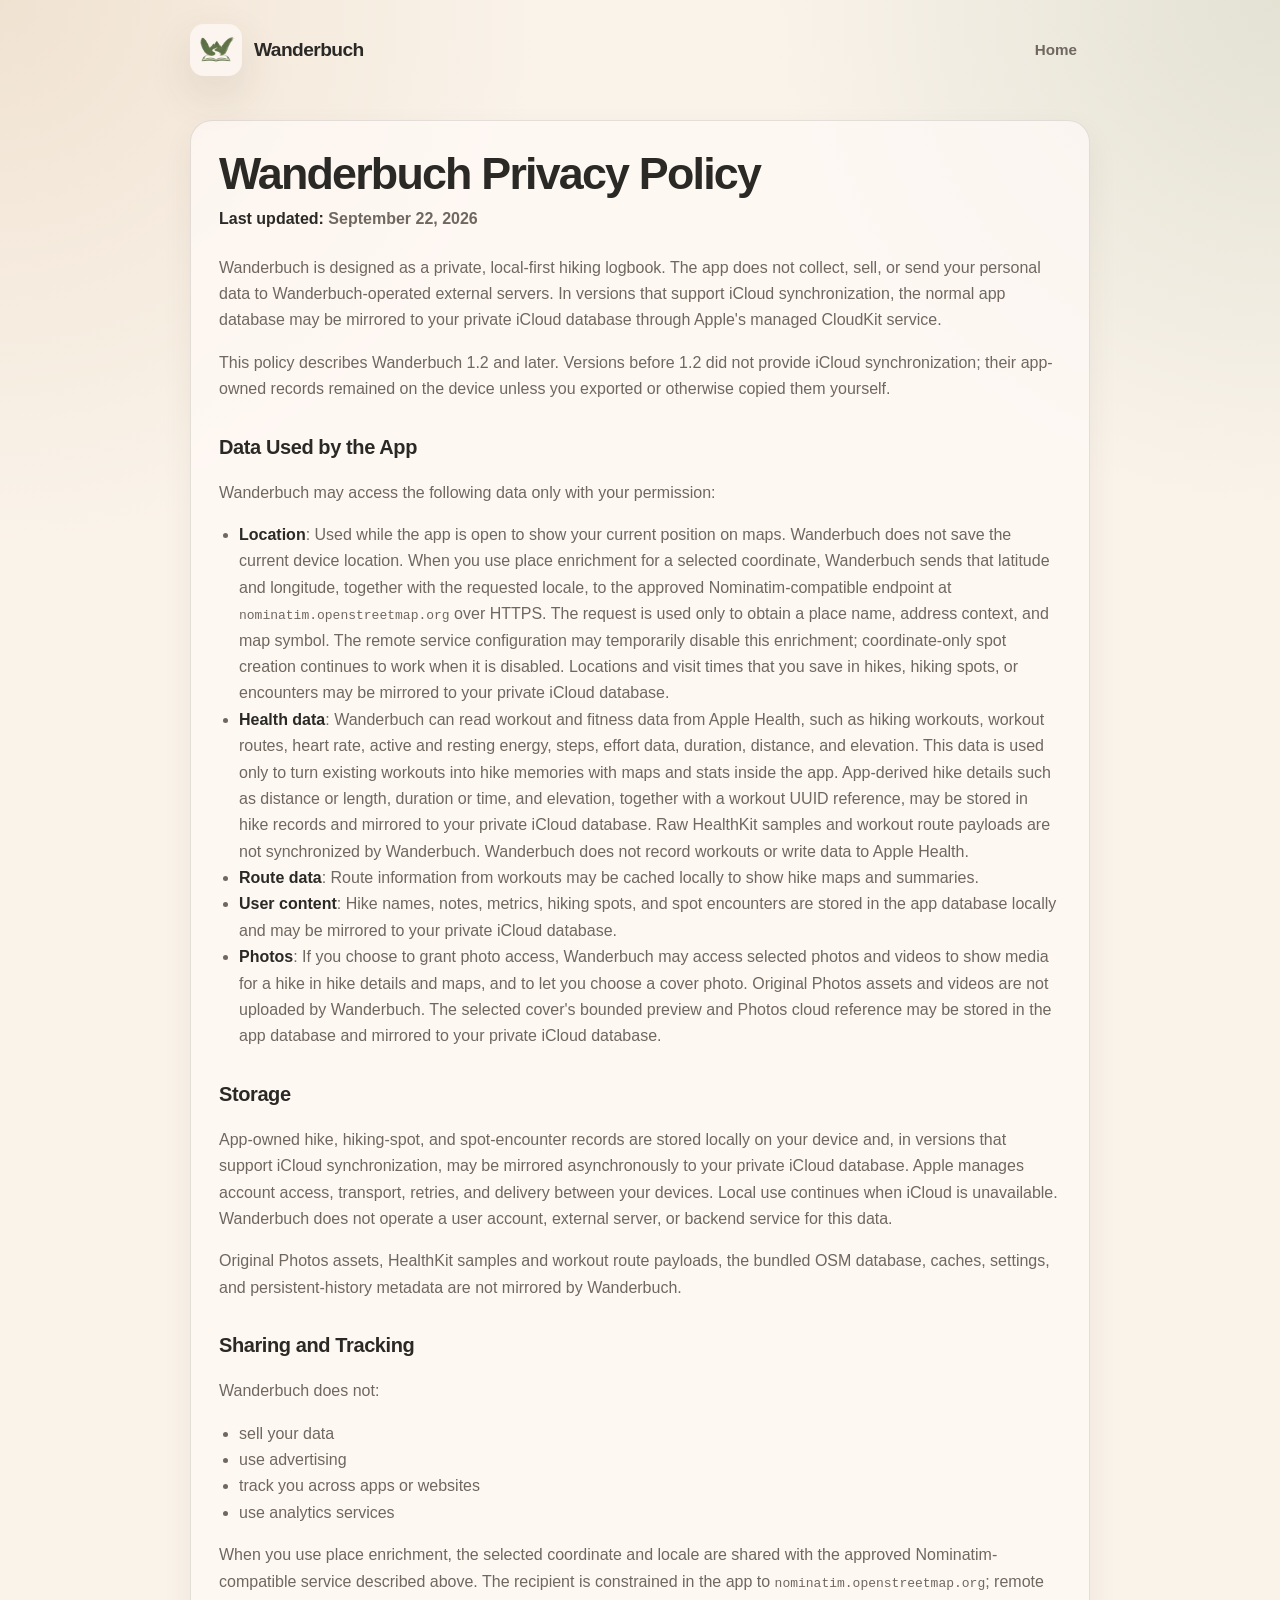
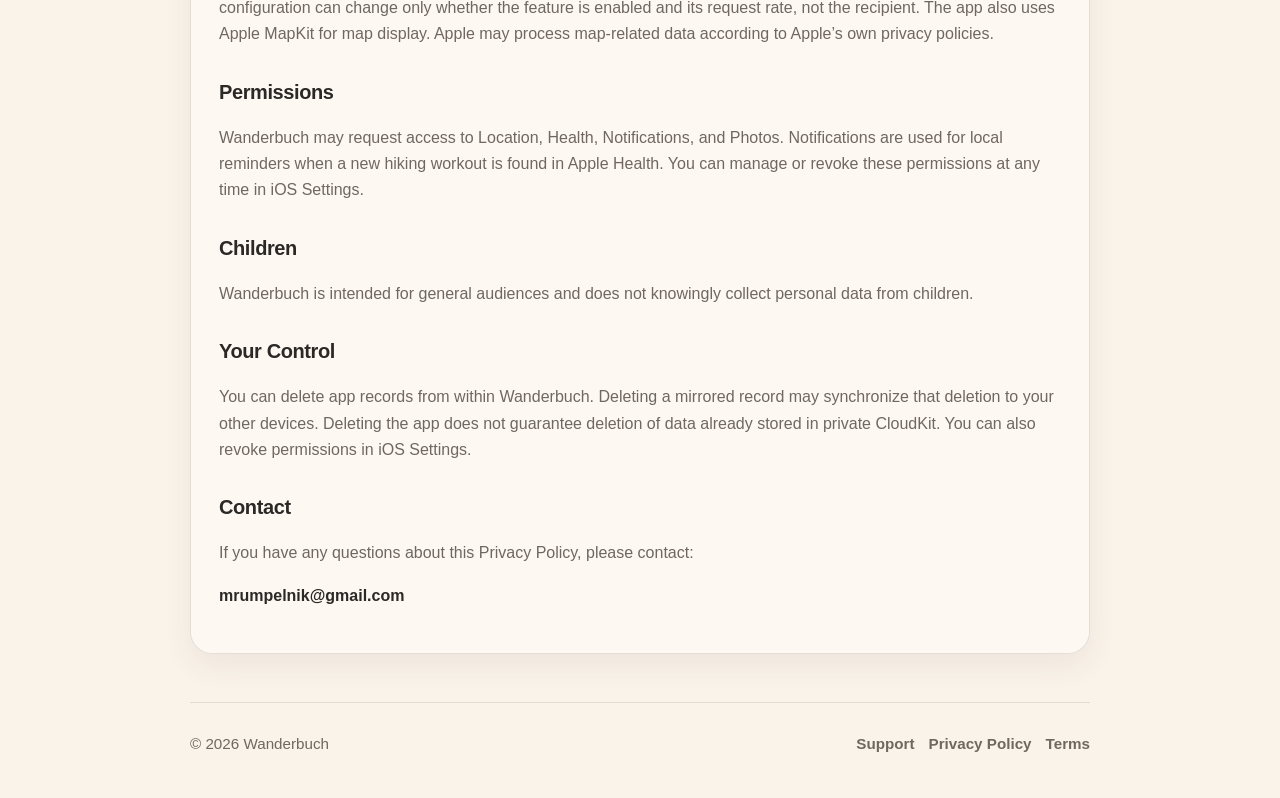
<file: privacy.html>
<!doctype html>
<html lang="en">
<head>
  <meta charset="utf-8" />
  <meta name="viewport" content="width=device-width, initial-scale=1" />
  <title>Wanderbuch Privacy Policy</title>
  <meta name="description" content="Wanderbuch Privacy Policy" />
  <meta name="theme-color" content="#FAF3EA" />
  <link rel="icon" type="image/png" href="assets/wb_logo.png" />
  <link rel="stylesheet" href="assets/shared.css" />
  <link rel="stylesheet" href="assets/legal.css" />
</head>
<body>
  <div class="page">
    <header>
      <a class="brand" href="index.html" aria-label="Wanderbuch home">
        <span class="brand-icon">
          <img src="assets/wb_logo.png" alt="Wanderbuch app icon" />
        </span>
        <span class="brand-name">Wanderbuch</span>
      </a>
      <nav aria-label="Main navigation">
        <a href="index.html">Home</a>
      </nav>
    </header>
    <main>
      <article>
        <h1>Wanderbuch Privacy Policy</h1>
        <p class="meta"><strong>Last updated:</strong> September 22, 2026</p>

        <p>Wanderbuch is designed as a private, local-first hiking logbook. The app does not collect, sell, or send your personal data to Wanderbuch-operated external servers. In versions that support iCloud synchronization, the normal app database may be mirrored to your private iCloud database through Apple's managed CloudKit service.</p>
        <p>This policy describes Wanderbuch 1.2 and later. Versions before 1.2 did not provide iCloud synchronization; their app-owned records remained on the device unless you exported or otherwise copied them yourself.</p>

        <h2>Data Used by the App</h2>
        <p>Wanderbuch may access the following data only with your permission:</p>
        <ul>
          <li><strong>Location</strong>: Used while the app is open to show your current position on maps. Wanderbuch does not save the current device location. When you use place enrichment for a selected coordinate, Wanderbuch sends that latitude and longitude, together with the requested locale, to the approved Nominatim-compatible endpoint at <code>nominatim.openstreetmap.org</code> over HTTPS. The request is used only to obtain a place name, address context, and map symbol. The remote service configuration may temporarily disable this enrichment; coordinate-only spot creation continues to work when it is disabled. Locations and visit times that you save in hikes, hiking spots, or encounters may be mirrored to your private iCloud database.</li>
          <li><strong>Health data</strong>: Wanderbuch can read workout and fitness data from Apple Health, such as hiking workouts, workout routes, heart rate, active and resting energy, steps, effort data, duration, distance, and elevation. This data is used only to turn existing workouts into hike memories with maps and stats inside the app. App-derived hike details such as distance or length, duration or time, and elevation, together with a workout UUID reference, may be stored in hike records and mirrored to your private iCloud database. Raw HealthKit samples and workout route payloads are not synchronized by Wanderbuch. Wanderbuch does not record workouts or write data to Apple Health.</li>
          <li><strong>Route data</strong>: Route information from workouts may be cached locally to show hike maps and summaries.</li>
          <li><strong>User content</strong>: Hike names, notes, metrics, hiking spots, and spot encounters are stored in the app database locally and may be mirrored to your private iCloud database.</li>
          <li><strong>Photos</strong>: If you choose to grant photo access, Wanderbuch may access selected photos and videos to show media for a hike in hike details and maps, and to let you choose a cover photo. Original Photos assets and videos are not uploaded by Wanderbuch. The selected cover's bounded preview and Photos cloud reference may be stored in the app database and mirrored to your private iCloud database.</li>
        </ul>

        <h2>Storage</h2>
        <p>App-owned hike, hiking-spot, and spot-encounter records are stored locally on your device and, in versions that support iCloud synchronization, may be mirrored asynchronously to your private iCloud database. Apple manages account access, transport, retries, and delivery between your devices. Local use continues when iCloud is unavailable. Wanderbuch does not operate a user account, external server, or backend service for this data.</p>
        <p>Original Photos assets, HealthKit samples and workout route payloads, the bundled OSM database, caches, settings, and persistent-history metadata are not mirrored by Wanderbuch.</p>

        <h2>Sharing and Tracking</h2>
        <p>Wanderbuch does not:</p>
        <ul>
          <li>sell your data</li>
          <li>use advertising</li>
          <li>track you across apps or websites</li>
          <li>use analytics services</li>
        </ul>
        <p>When you use place enrichment, the selected coordinate and locale are shared with the approved Nominatim-compatible service described above. The recipient is constrained in the app to <code>nominatim.openstreetmap.org</code>; remote configuration can change only whether the feature is enabled and its request rate, not the recipient. The app also uses Apple MapKit for map display. Apple may process map-related data according to Apple&rsquo;s own privacy policies.</p>

        <h2>Permissions</h2>
        <p>Wanderbuch may request access to Location, Health, Notifications, and Photos. Notifications are used for local reminders when a new hiking workout is found in Apple Health. You can manage or revoke these permissions at any time in iOS Settings.</p>

        <h2>Children</h2>
        <p>Wanderbuch is intended for general audiences and does not knowingly collect personal data from children.</p>

        <h2>Your Control</h2>
        <p>You can delete app records from within Wanderbuch. Deleting a mirrored record may synchronize that deletion to your other devices. Deleting the app does not guarantee deletion of data already stored in private CloudKit. You can also revoke permissions in iOS Settings.</p>

        <h2>Contact</h2>
        <p>If you have any questions about this Privacy Policy, please contact:</p>
        <p><strong>mrumpelnik@gmail.com</strong></p>
      </article>
    </main>
    <footer>
      <span>© 2026 Wanderbuch</span>
      <div class="footer-links">
        <a href="support.html">Support</a>
        <a href="privacy.html">Privacy Policy</a>
        <a href="terms.html">Terms</a>
      </div>
    </footer>
  </div>
</body>
</html>
</file>
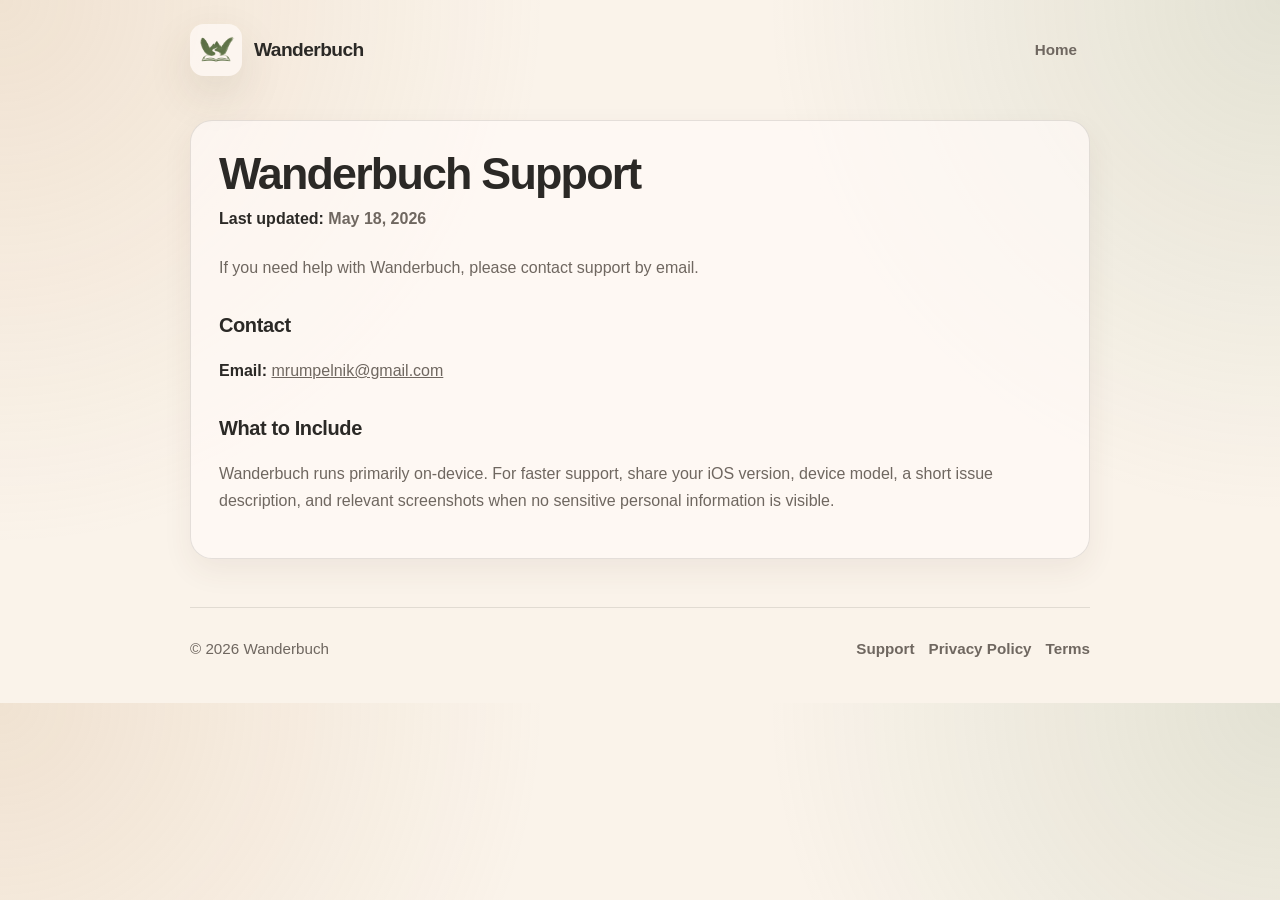
<file: support.html>
<!doctype html>
<html lang="en">
<head>
  <meta charset="utf-8" />
  <meta name="viewport" content="width=device-width, initial-scale=1" />
  <title>Wanderbuch Support</title>
  <meta name="description" content="Wanderbuch support and contact information." />
  <meta name="theme-color" content="#FAF3EA" />
  <link rel="icon" type="image/png" href="assets/wb_logo.png" />
  <link rel="stylesheet" href="assets/shared.css" />
  <link rel="stylesheet" href="assets/legal.css" />
</head>
<body>
  <div class="page">
    <header>
      <a class="brand" href="index.html" aria-label="Wanderbuch home">
        <span class="brand-icon">
          <img src="assets/wb_logo.png" alt="Wanderbuch app icon" />
        </span>
        <span class="brand-name">Wanderbuch</span>
      </a>
      <nav aria-label="Main navigation">
        <a href="index.html">Home</a>
      </nav>
    </header>

    <main>
      <article>
        <h1>Wanderbuch Support</h1>
        <p class="meta"><strong>Last updated:</strong> May 18, 2026</p>

        <p>If you need help with Wanderbuch, please contact support by email.</p>

        <h2>Contact</h2>
        <p><strong>Email:</strong> <a href="mailto:mrumpelnik@gmail.com">mrumpelnik@gmail.com</a></p>

        <h2>What to Include</h2>
        <p>Wanderbuch runs primarily on-device. For faster support, share your iOS version, device model, a short issue description, and relevant screenshots when no sensitive personal information is visible.</p>
      </article>
    </main>

    <footer>
      <span>© 2026 Wanderbuch</span>
      <div class="footer-links">
        <a href="support.html">Support</a>
        <a href="privacy.html">Privacy Policy</a>
        <a href="terms.html">Terms</a>
      </div>
    </footer>
  </div>
</body>
</html>
</file>
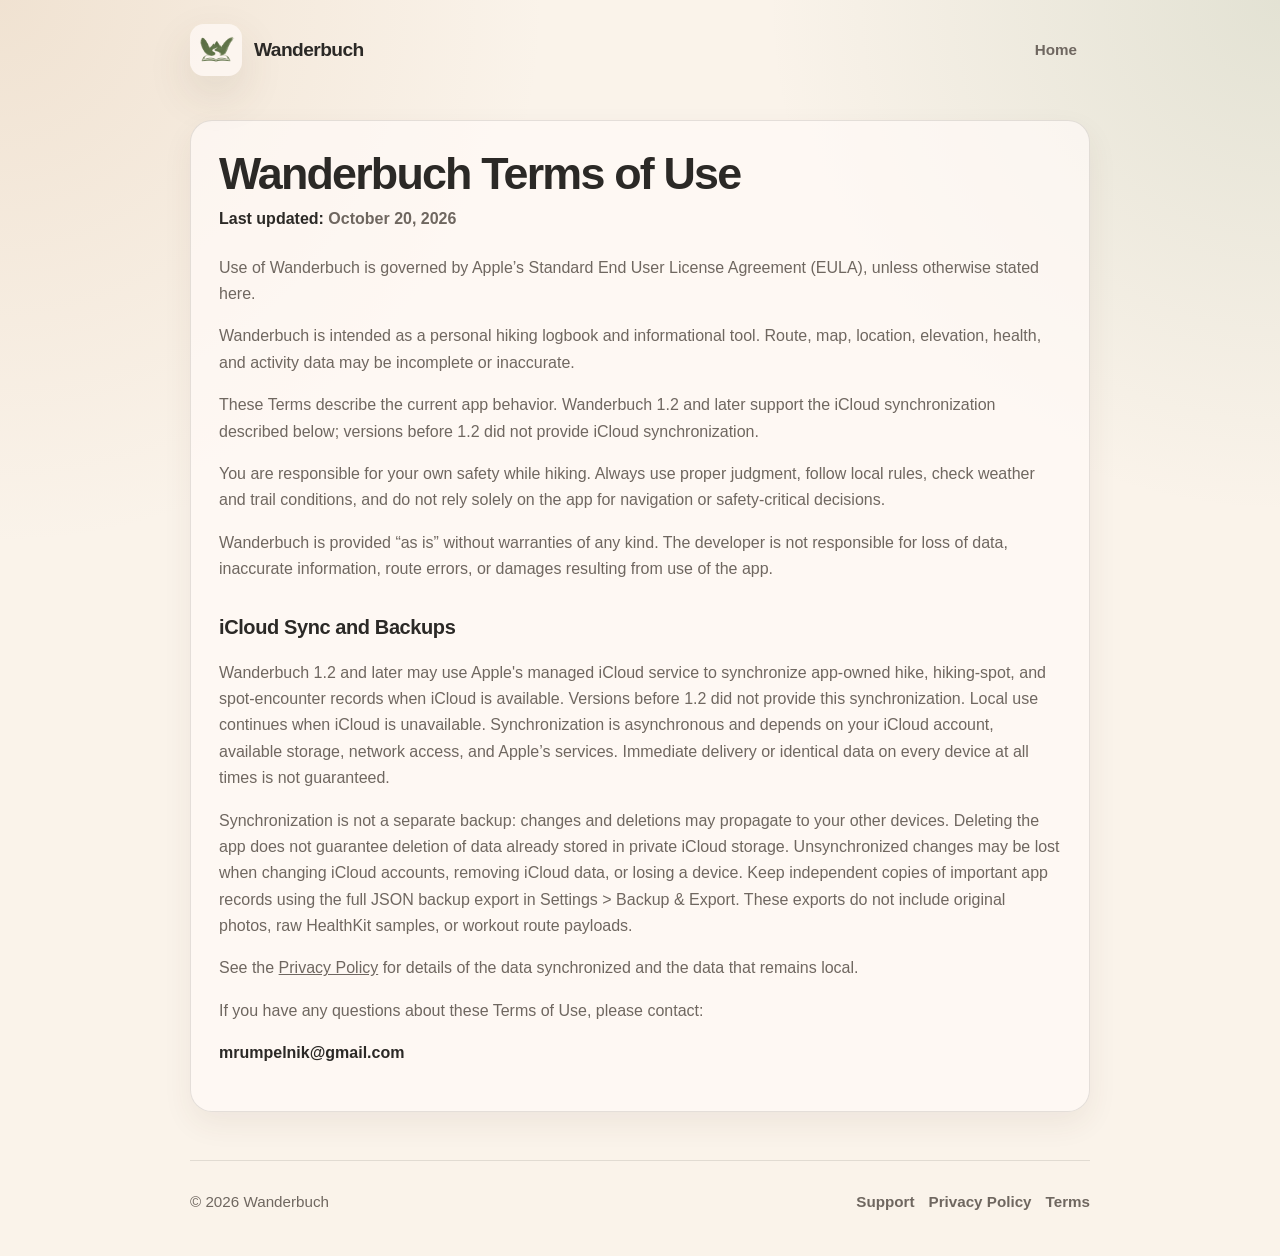
<file: terms.html>
<!doctype html>
<html lang="en">
<head>
  <meta charset="utf-8" />
  <meta name="viewport" content="width=device-width, initial-scale=1" />
  <title>Wanderbuch Terms of Use</title>
  <meta name="description" content="Wanderbuch Terms of Use" />
  <meta name="theme-color" content="#FAF3EA" />
  <link rel="icon" type="image/png" href="assets/wb_logo.png" />
  <link rel="stylesheet" href="assets/shared.css" />
  <link rel="stylesheet" href="assets/legal.css" />
</head>
<body>
  <div class="page">
    <header>
      <a class="brand" href="index.html" aria-label="Wanderbuch home">
        <span class="brand-icon">
          <img src="assets/wb_logo.png" alt="Wanderbuch app icon" />
        </span>
        <span class="brand-name">Wanderbuch</span>
      </a>
      <nav aria-label="Main navigation">
        <a href="index.html">Home</a>
      </nav>
    </header>
    <main>
      <article>
        <h1>Wanderbuch Terms of Use</h1>
        <p class="meta"><strong>Last updated:</strong> October 20, 2026</p>
        <p>Use of Wanderbuch is governed by Apple’s Standard End User License Agreement (EULA), unless otherwise stated here.</p>
        <p>Wanderbuch is intended as a personal hiking logbook and informational tool. Route, map, location, elevation, health, and activity data may be incomplete or inaccurate.</p>
        <p>These Terms describe the current app behavior. Wanderbuch 1.2 and later support the iCloud synchronization described below; versions before 1.2 did not provide iCloud synchronization.</p>
        <p>You are responsible for your own safety while hiking. Always use proper judgment, follow local rules, check weather and trail conditions, and do not rely solely on the app for navigation or safety-critical decisions.</p>
        <p>Wanderbuch is provided “as is” without warranties of any kind. The developer is not responsible for loss of data, inaccurate information, route errors, or damages resulting from use of the app.</p>
        <h2>iCloud Sync and Backups</h2>
        <p>Wanderbuch 1.2 and later may use Apple's managed iCloud service to synchronize app-owned hike, hiking-spot, and spot-encounter records when iCloud is available. Versions before 1.2 did not provide this synchronization. Local use continues when iCloud is unavailable. Synchronization is asynchronous and depends on your iCloud account, available storage, network access, and Apple&rsquo;s services. Immediate delivery or identical data on every device at all times is not guaranteed.</p>
        <p>Synchronization is not a separate backup: changes and deletions may propagate to your other devices. Deleting the app does not guarantee deletion of data already stored in private iCloud storage. Unsynchronized changes may be lost when changing iCloud accounts, removing iCloud data, or losing a device. Keep independent copies of important app records using the full JSON backup export in Settings &gt; Backup &amp; Export. These exports do not include original photos, raw HealthKit samples, or workout route payloads.</p>
        <p>See the <a href="privacy.html">Privacy Policy</a> for details of the data synchronized and the data that remains local.</p>
        <p>If you have any questions about these Terms of Use, please contact:</p>
        <p><strong>mrumpelnik@gmail.com</strong></p>
      </article>
    </main>
    <footer>
      <span>© 2026 Wanderbuch</span>
      <div class="footer-links">
        <a href="support.html">Support</a>
        <a href="privacy.html">Privacy Policy</a>
        <a href="terms.html">Terms</a>
      </div>
    </footer>
  </div>
</body>
</html>
</file>
<file: assets/shared.css>
:root {
  --background: #FAF3EA;
  --card: #FFFAF7;
  --earth-green: #879E7A;
  --earth-brown: #996B6B;
  --earth-orange: #D1AD84;
  --text: #2B2926;
  --muted: #6F6760;
  --border: rgba(43, 41, 38, 0.12);
  --shadow: 0 18px 45px rgba(83, 63, 45, 0.12);
  --radius-lg: 22px;
}

@media (prefers-color-scheme: dark) {
  :root {
    --background: #202225;
    --card: #2E3033;
    --earth-green: #7D9470;
    --earth-brown: #8F7D61;
    --earth-orange: #C7A37A;
    --text: #F5EFE7;
    --muted: #C8BFB5;
    --border: rgba(245, 239, 231, 0.12);
    --shadow: 0 18px 45px rgba(0, 0, 0, 0.28);
  }
}

* {
  box-sizing: border-box;
}

body {
  margin: 0;
  font-family: -apple-system, BlinkMacSystemFont, "SF Pro Display", "Segoe UI", sans-serif;
  background:
    radial-gradient(circle at top left, rgba(209, 173, 132, 0.24), transparent 34rem),
    radial-gradient(circle at top right, rgba(135, 158, 122, 0.20), transparent 32rem),
    var(--background);
  color: var(--text);
}

a {
  color: inherit;
}

header {
  display: flex;
  align-items: center;
  justify-content: space-between;
  gap: 20px;
  padding: 24px 0;
}

.brand {
  display: flex;
  align-items: center;
  gap: 12px;
  text-decoration: none;
}

.brand-icon {
  width: 52px;
  height: 52px;
  display: grid;
  place-items: center;
  border-radius: 14px;
  background: rgba(255, 250, 247, 0.72);
  box-shadow: var(--shadow);
  overflow: hidden;
}

.brand-icon img {
  width: 100%;
  height: 100%;
  object-fit: contain;
  transform: scale(1.26);
  display: block;
}

.brand-name {
  font-size: 1.2rem;
  font-weight: 750;
  letter-spacing: -0.03em;
}

nav a {
  padding: 9px 13px;
  border-radius: 999px;
  color: var(--muted);
  text-decoration: none;
  font-weight: 600;
  font-size: 0.95rem;
}

nav a:hover {
  background: rgba(135, 158, 122, 0.14);
  color: var(--text);
}

footer {
  display: flex;
  justify-content: space-between;
  align-items: center;
  gap: 16px;
  padding: 28px 0 42px;
  border-top: 1px solid var(--border);
  color: var(--muted);
  font-size: 0.95rem;
}

.footer-links {
  display: flex;
  gap: 14px;
  flex-wrap: wrap;
}

.footer-links a {
  color: var(--muted);
  text-decoration: none;
  font-weight: 600;
}

.footer-links a:hover {
  color: var(--text);
}

@media (prefers-color-scheme: dark) {
  .brand-icon {
    background: rgba(46, 48, 51, 0.72);
  }
}

@media (max-width: 640px) {
  footer {
    flex-direction: column;
    align-items: flex-start;
  }
}
</file>
<file: assets/legal.css>
body {
  line-height: 1.65;
}

.page {
  width: min(900px, calc(100% - 32px));
  margin: 0 auto;
}

main {
  padding: 20px 0 48px;
}

article {
  padding: 28px;
  border-radius: var(--radius-lg);
  background: rgba(255, 250, 247, 0.72);
  border: 1px solid var(--border);
  box-shadow: 0 12px 30px rgba(83, 63, 45, 0.07);
}

h1 {
  margin: 0 0 8px;
  font-size: clamp(2rem, 4vw, 2.8rem);
  line-height: 1.1;
  letter-spacing: -0.04em;
}

h2 {
  margin: 28px 0 10px;
  font-size: 1.25rem;
  letter-spacing: -0.02em;
}

p,
li {
  color: var(--muted);
}

.meta {
  margin: 0 0 22px;
  color: var(--muted);
  font-weight: 600;
}

ul {
  padding-left: 20px;
}

strong {
  color: var(--text);
}

@media (prefers-color-scheme: dark) {
  article {
    background: rgba(46, 48, 51, 0.72);
  }
}

@media (max-width: 640px) {
  .page {
    width: min(100% - 24px, 900px);
  }
}
</file>
